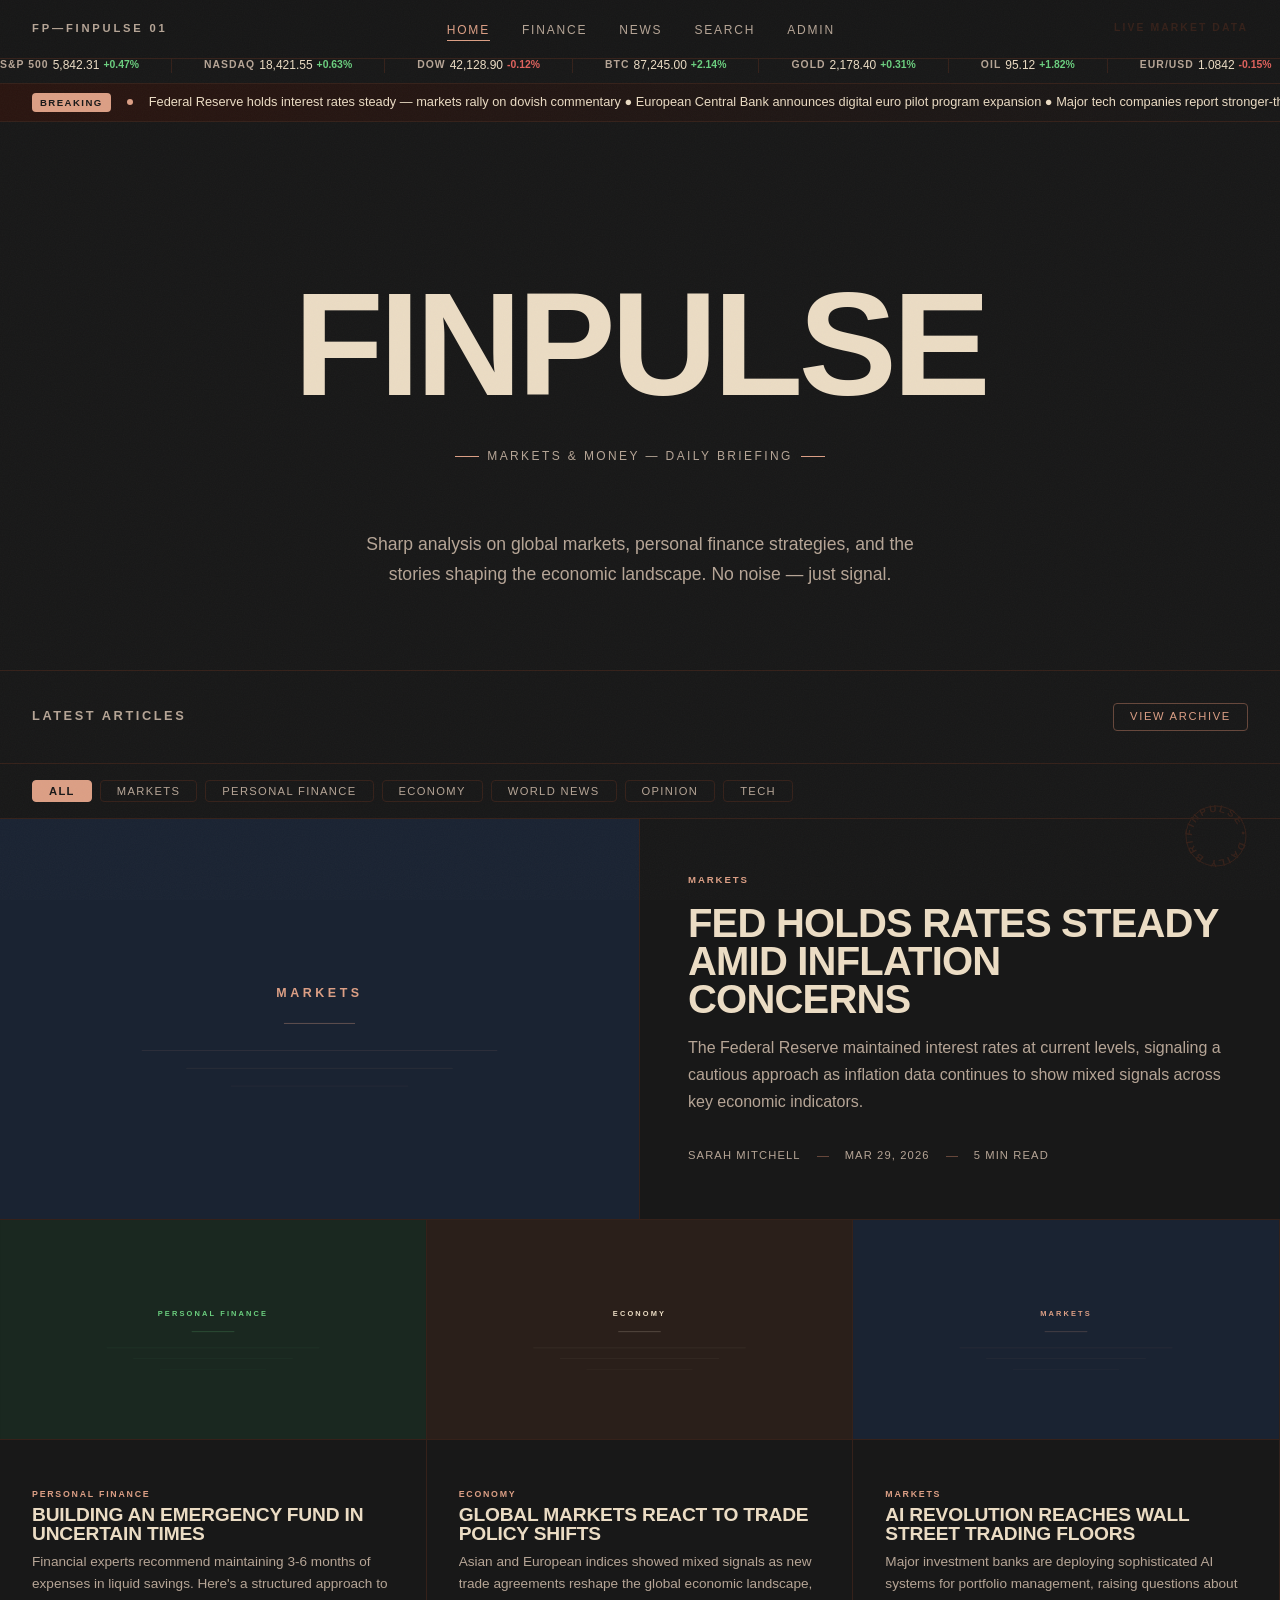
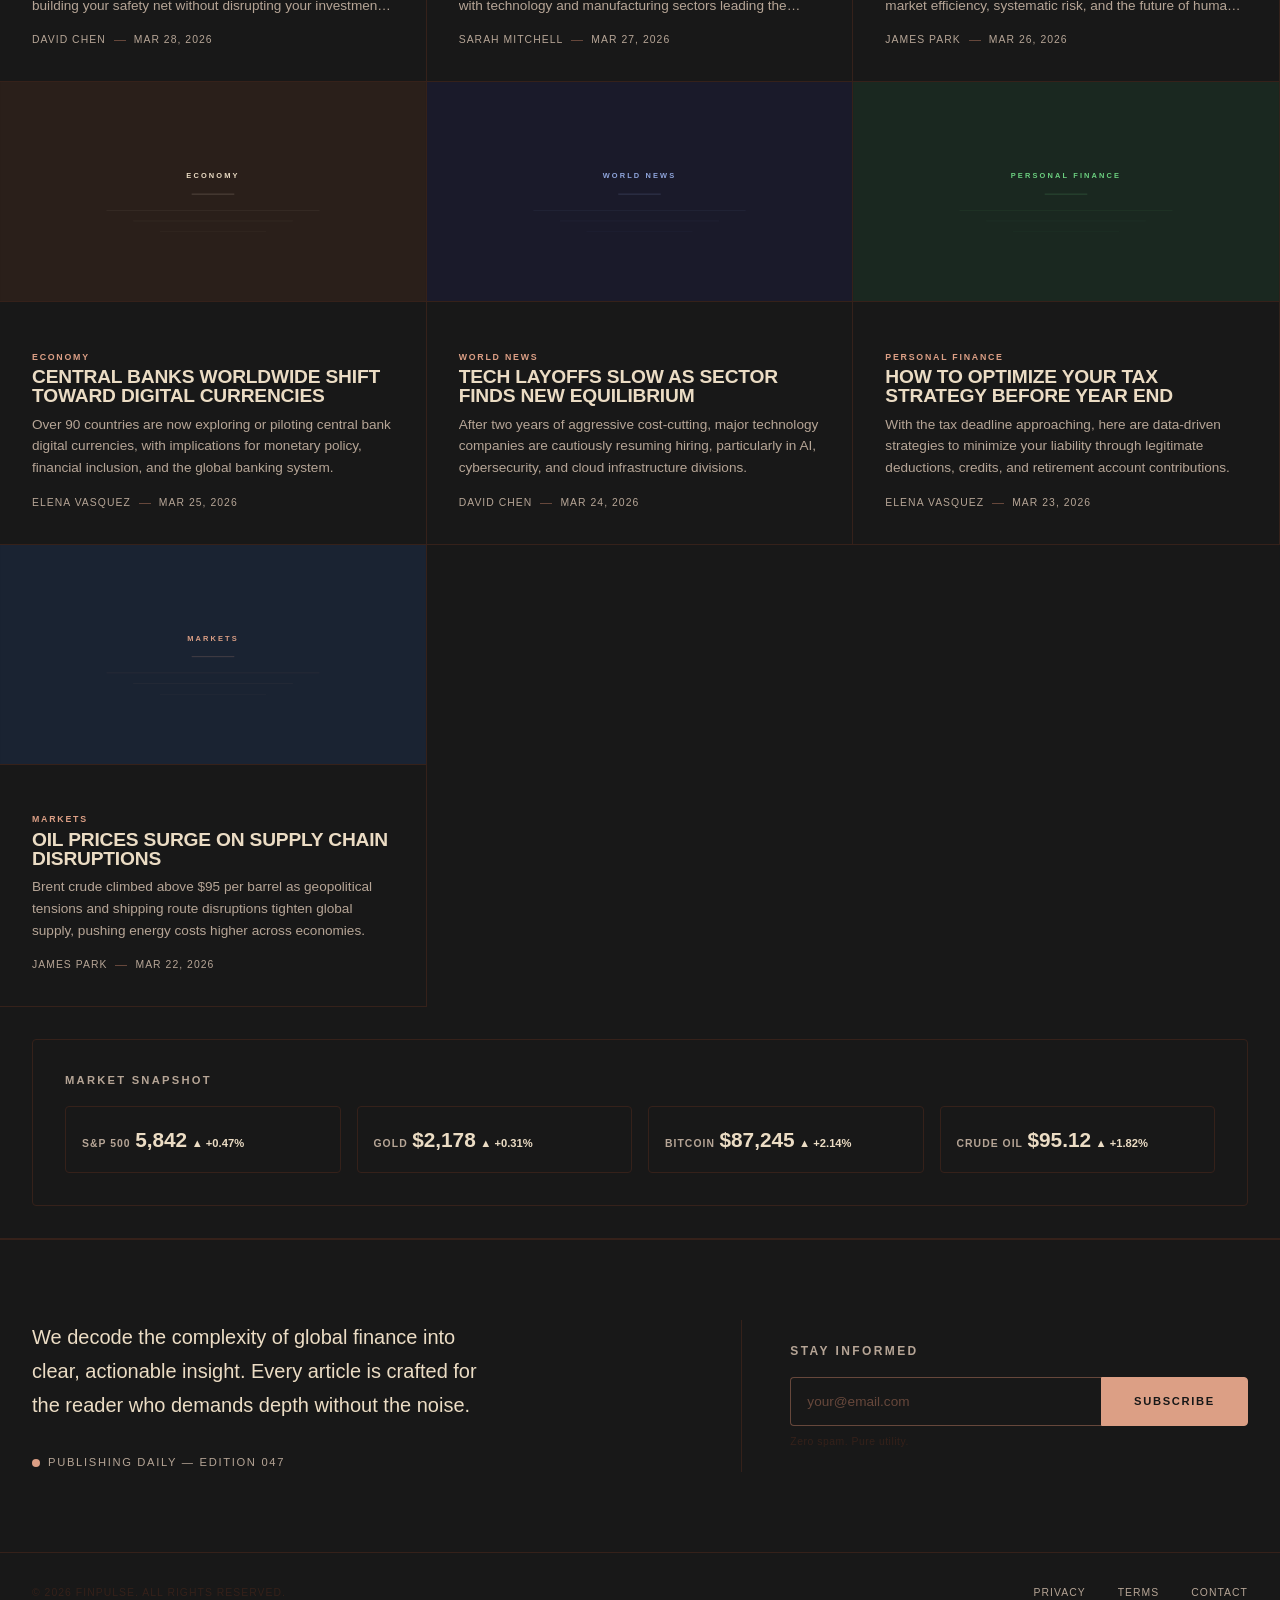
<file: index.html>
<!DOCTYPE html>
<html lang="en">
<head>
  <meta charset="UTF-8" />
  <meta name="viewport" content="width=device-width, initial-scale=1.0" />
  <title>FinPulse — Finance & Daily News</title>
  <meta name="description" content="Premium editorial coverage of financial markets, personal finance strategies, and breaking daily news. Stay informed with FinPulse." />
  <meta property="og:title" content="FinPulse — Finance & Daily News" />
  <meta property="og:description" content="Premium editorial coverage of financial markets, personal finance, and breaking news." />
  <meta property="og:type" content="website" />
  <link rel="stylesheet" href="style.css" />
</head>
<body>

  <!-- Navigation -->
  <nav class="nav" id="main-nav">
    <span class="nav__brand">FP—FINPULSE 01</span>
    <ul class="nav__links" id="nav-links">
      <li><a href="index.html" class="active">Home</a></li>
      <li><a href="index.html#articles">Finance</a></li>
      <li><a href="index.html#articles">News</a></li>
      <li><a href="#" id="search-btn">Search</a></li>
      <li><a href="admin-login.html">Admin</a></li>
    </ul>
    <span class="nav__status">LIVE MARKET DATA</span>
    <button class="nav__hamburger" id="nav-hamburger" aria-label="Toggle menu">
      <span></span>
      <span></span>
      <span></span>
    </button>
  </nav>

  <!-- Ticker Bar -->
  <div class="ticker-bar" id="ticker-bar" style="margin-top: 48px;"></div>

  <!-- Breaking News -->
  <div class="breaking-banner" id="breaking-news"></div>

  <!-- Hero Section -->
  <section class="hero">
    <div class="hero__headline">
      <span class="hero__headline-back" aria-hidden="true">FINPULSE</span>
      <h1 class="hero__headline-front">FINPULSE</h1>
    </div>
    <div class="hero__label">
      <span class="hero__label-line"></span>
      <span class="hero__label-text">Markets & Money — Daily Briefing</span>
      <span class="hero__label-line"></span>
    </div>
    <p class="hero__sub">
      Sharp analysis on global markets, personal finance strategies, and the stories shaping the economic landscape. No noise — just signal.
    </p>
  </section>

  <div class="divider"></div>

  <!-- Section Header -->
  <div class="section-header" id="articles">
    <span class="section-header__title">Latest Articles</span>
    <a href="#" class="section-header__action">View Archive</a>
  </div>

  <!-- Category Tabs -->
  <div class="category-tabs" id="category-tabs"></div>

  <!-- Articles Grid -->
  <div class="articles-grid" id="articles-grid"></div>

  <!-- Market Snapshot -->
  <div class="market-snapshot">
    <h2 class="market-snapshot__title">Market Snapshot</h2>
    <div class="market-snapshot__grid">
      <div class="market-item">
        <span class="market-item__name">S&P 500</span>
        <span class="market-item__value">5,842</span>
        <span class="market-item__change up">▲ +0.47%</span>
      </div>
      <div class="market-item">
        <span class="market-item__name">Gold</span>
        <span class="market-item__value">$2,178</span>
        <span class="market-item__change up">▲ +0.31%</span>
      </div>
      <div class="market-item">
        <span class="market-item__name">Bitcoin</span>
        <span class="market-item__value">$87,245</span>
        <span class="market-item__change up">▲ +2.14%</span>
      </div>
      <div class="market-item">
        <span class="market-item__name">Crude Oil</span>
        <span class="market-item__value">$95.12</span>
        <span class="market-item__change up">▲ +1.82%</span>
      </div>
    </div>
  </div>

  <div class="divider"></div>

  <!-- Bottom Grid — Statement + Newsletter -->
  <div class="bottom-grid">
    <div class="bottom-grid__statement">
      <p>
        We decode the complexity of global finance into clear, actionable insight.
        Every article is crafted for the reader who demands depth without the noise.
      </p>
      <div class="status-indicator">
        <span class="status-indicator__dot"></span>
        <span class="status-indicator__text">Publishing Daily — Edition 047</span>
      </div>
    </div>
    <div></div>
    <div class="bottom-grid__form">
      <h3 class="bottom-grid__form-title">Stay Informed</h3>
      <form class="newsletter-form" id="newsletter-form">
        <input type="email" placeholder="your@email.com" required />
        <button type="submit">Subscribe</button>
      </form>
      <p class="newsletter-caption">Zero spam. Pure utility.</p>
    </div>
  </div>

  <!-- Footer -->
  <footer class="footer">
    <span class="footer__copy">© 2026 FinPulse. All Rights Reserved.</span>
    <div class="footer__links">
      <a href="#">Privacy</a>
      <a href="#">Terms</a>
      <a href="#">Contact</a>
    </div>
  </footer>

  <!-- Search Overlay -->
  <div class="search-overlay" id="search-overlay">
    <button class="search-overlay__close" id="search-close">ESC — Close</button>
    <div class="search-overlay__inner">
      <input type="text" class="search-overlay__input" id="search-input" placeholder="Search..." autocomplete="off" />
      <div class="search-results" id="search-results"></div>
    </div>
  </div>

  <!-- Rotating Badge -->
  <div class="rotating-badge">
    <svg viewBox="0 0 64 64">
      <defs>
        <path id="badge-path" d="M 32,32 m -24,0 a 24,24 0 1,1 48,0 a 24,24 0 1,1 -48,0" fill="none" />
      </defs>
      <circle cx="32" cy="32" r="30" />
      <text>
        <textPath href="#badge-path">FINPULSE • DAILY BRIEFING • FINPULSE • DAILY BRIEFING •</textPath>
      </text>
    </svg>
  </div>

  <script src="data.js"></script>
  <script src="script.js"></script>
</body>
</html>
</file>
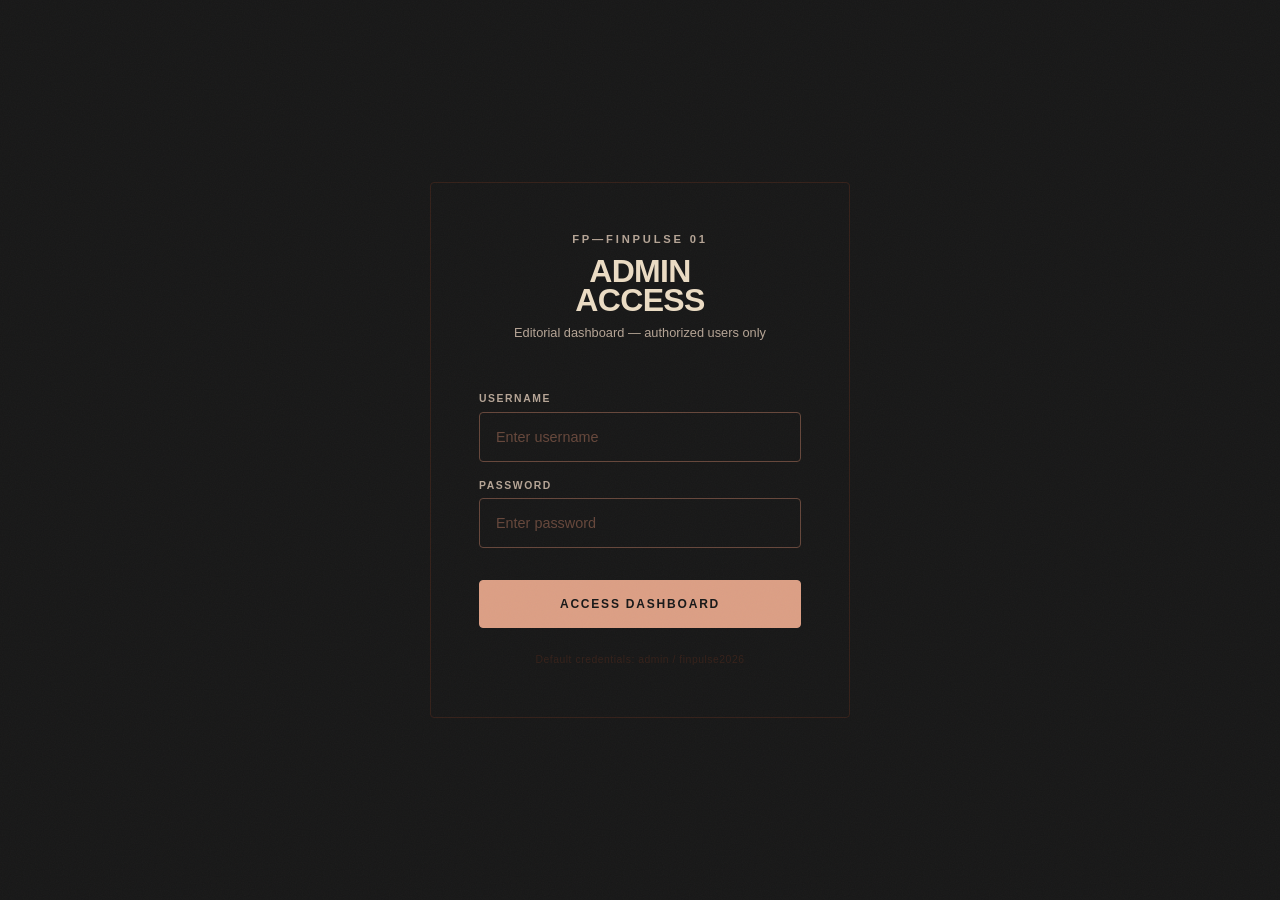
<file: admin-login.html>
<!DOCTYPE html>
<html lang="en">
<head>
  <meta charset="UTF-8" />
  <meta name="viewport" content="width=device-width, initial-scale=1.0" />
  <title>Admin Login — FinPulse</title>
  <meta name="description" content="Admin login for FinPulse editorial dashboard." />
  <link rel="stylesheet" href="style.css" />
</head>
<body>

  <div class="admin-login">
    <div class="admin-login__box">
      <div class="admin-login__header">
        <p class="admin-login__brand">FP—FINPULSE 01</p>
        <h1 class="admin-login__title">ADMIN<br/>ACCESS</h1>
        <p class="admin-login__subtitle">Editorial dashboard — authorized users only</p>
      </div>

      <form id="login-form">
        <div class="form-group">
          <label class="form-label" for="login-username">Username</label>
          <input class="form-input" type="text" id="login-username" placeholder="Enter username" required autocomplete="username" />
        </div>

        <div class="form-group">
          <label class="form-label" for="login-password">Password</label>
          <input class="form-input" type="password" id="login-password" placeholder="Enter password" required autocomplete="current-password" />
        </div>

        <p class="form-error" id="login-error">Invalid credentials. Please try again.</p>

        <button type="submit" class="btn-primary">Access Dashboard</button>
      </form>

      <p style="margin-top: 1.5rem; text-align: center; font-size: 0.65rem; color: var(--burnt-umber); letter-spacing: 0.05em;">
        Default credentials: admin / finpulse2026
      </p>
    </div>
  </div>

  <script>
    (function () {
      'use strict';

      // Default admin credentials (in real app, use proper auth)
      const ADMIN_USER = 'admin';
      const ADMIN_PASS = 'finpulse2026';

      // Check if already logged in
      if (localStorage.getItem('fp_admin_auth') === 'true') {
        window.location.href = 'admin.html';
        return;
      }

      const form = document.getElementById('login-form');
      const errorEl = document.getElementById('login-error');

      form.addEventListener('submit', (e) => {
        e.preventDefault();

        const username = document.getElementById('login-username').value.trim();
        const password = document.getElementById('login-password').value;

        if (username === ADMIN_USER && password === ADMIN_PASS) {
          localStorage.setItem('fp_admin_auth', 'true');
          localStorage.setItem('fp_admin_user', username);
          window.location.href = 'admin.html';
        } else {
          errorEl.classList.add('visible');
          setTimeout(() => errorEl.classList.remove('visible'), 3000);
        }
      });
    })();
  </script>
</body>
</html>
</file>
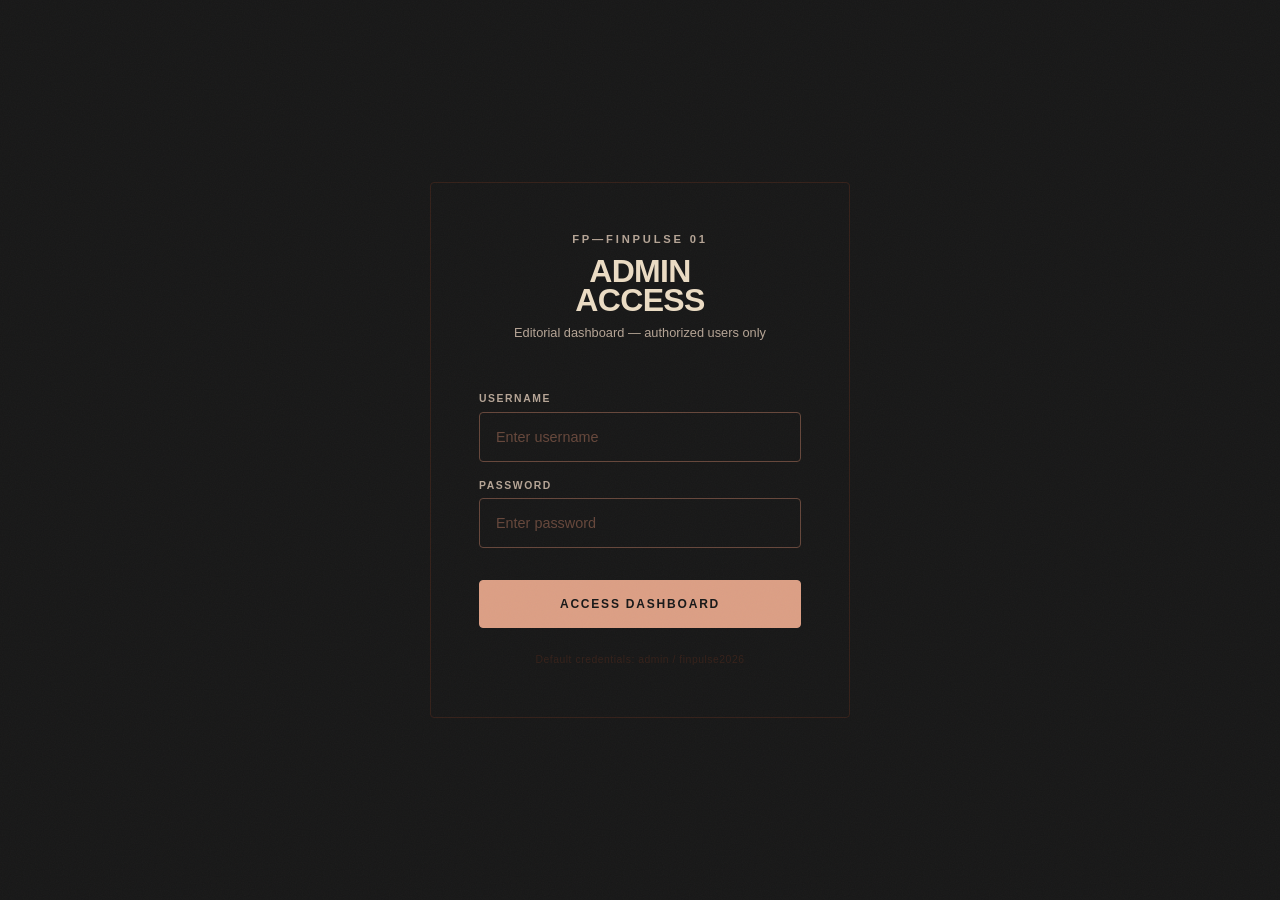
<file: admin.html>
<!DOCTYPE html>
<html lang="en">
<head>
  <meta charset="UTF-8" />
  <meta name="viewport" content="width=device-width, initial-scale=1.0" />
  <title>Dashboard — FinPulse Admin</title>
  <meta name="description" content="FinPulse editorial dashboard for managing articles." />
  <link rel="stylesheet" href="style.css" />
</head>
<body>

  <div class="admin-wrapper" id="admin-wrapper">

    <!-- Sidebar -->
    <aside class="admin-sidebar">
      <span class="admin-sidebar__brand">FP—FINPULSE</span>
      <span class="admin-sidebar__label">Admin Dashboard</span>
      <ul class="admin-nav" id="admin-nav">
        <li class="admin-nav__item active" data-panel="overview">Overview</li>
        <li class="admin-nav__item" data-panel="articles">All Articles</li>
        <li class="admin-nav__item" data-panel="editor">New Article</li>
      </ul>
      <button class="admin-sidebar__logout" id="admin-logout">Logout</button>
    </aside>

    <!-- Main Content -->
    <main class="admin-main">

      <!-- Overview Panel -->
      <div class="editor-panel active" id="panel-overview">
        <div class="admin-main__header">
          <h1 class="admin-main__title">Overview</h1>
          <button class="btn-accent" onclick="switchPanel('editor')">+ New Article</button>
        </div>

        <div class="stats-grid" id="stats-grid">
          <!-- Populated by JS -->
        </div>

        <div class="section-header" style="padding-left: 0;">
          <span class="section-header__title">Recent Articles</span>
        </div>
        <table class="admin-table" id="recent-table">
          <thead>
            <tr>
              <th>Title</th>
              <th>Category</th>
              <th>Date</th>
              <th>Status</th>
              <th>Actions</th>
            </tr>
          </thead>
          <tbody id="recent-tbody">
            <!-- Populated by JS -->
          </tbody>
        </table>
      </div>

      <!-- Articles Panel -->
      <div class="editor-panel" id="panel-articles">
        <div class="admin-main__header">
          <h1 class="admin-main__title">All Articles</h1>
          <button class="btn-accent" onclick="switchPanel('editor')">+ New Article</button>
        </div>

        <table class="admin-table">
          <thead>
            <tr>
              <th>Title</th>
              <th>Category</th>
              <th>Author</th>
              <th>Date</th>
              <th>Status</th>
              <th>Actions</th>
            </tr>
          </thead>
          <tbody id="all-articles-tbody">
            <!-- Populated by JS -->
          </tbody>
        </table>
      </div>

      <!-- Editor Panel -->
      <div class="editor-panel" id="panel-editor">
        <div class="admin-main__header">
          <h1 class="admin-main__title" id="editor-title">New Article</h1>
        </div>

        <form class="editor-panel__form" id="article-form">
          <input type="hidden" id="edit-id" value="" />

          <div class="form-group">
            <label class="form-label" for="article-title">Article Title</label>
            <input class="form-input" type="text" id="article-title" placeholder="Enter headline..." required />
          </div>

          <div class="form-row">
            <div class="form-group">
              <label class="form-label" for="article-category">Category</label>
              <select class="form-select" id="article-category" required>
                <option value="">Select category</option>
                <option value="Markets">Markets</option>
                <option value="Personal Finance">Personal Finance</option>
                <option value="Economy">Economy</option>
                <option value="World News">World News</option>
                <option value="Opinion">Opinion</option>
                <option value="Tech">Tech</option>
              </select>
            </div>
            <div class="form-group">
              <label class="form-label" for="article-author">Author</label>
              <input class="form-input" type="text" id="article-author" placeholder="Author name" required />
            </div>
          </div>

          <div class="form-group">
            <label class="form-label" for="article-excerpt">Excerpt</label>
            <input class="form-input" type="text" id="article-excerpt" placeholder="Brief summary for article cards..." required />
          </div>

          <div class="form-group">
            <label class="form-label" for="article-image">Image URL (optional)</label>
            <input class="form-input" type="url" id="article-image" placeholder="https://example.com/image.jpg" />
          </div>

          <div class="form-group">
            <label class="form-label" for="article-body">Article Body (HTML supported)</label>
            <textarea class="form-textarea" id="article-body" placeholder="Write your article content here... HTML tags like <p>, <h2>, <h3>, <blockquote>, <ul> are supported." required></textarea>
          </div>

          <div class="editor-actions">
            <button type="submit" class="btn-accent" id="publish-btn">Publish Article</button>
            <button type="button" class="btn-outline" id="draft-btn">Save as Draft</button>
            <button type="button" class="btn-outline" id="cancel-btn">Cancel</button>
          </div>
        </form>
      </div>

    </main>
  </div>

  <div class="toast" id="toast"></div>

  <script src="data.js"></script>
  <script>
    (function () {
      'use strict';

      // --- Auth Guard ---
      if (localStorage.getItem('fp_admin_auth') !== 'true') {
        window.location.href = 'admin-login.html';
        return;
      }

      // --- State ---
      let articles = [];
      let editingId = null;

      // --- Init ---
      loadArticles();
      renderOverview();
      renderAllArticles();
      initNav();
      initForm();
      initLogout();

      // --- Load ---
      function loadArticles() {
        const stored = JSON.parse(localStorage.getItem('blog_articles') || '[]');
        articles = stored.length > 0 ? stored : [...SAMPLE_ARTICLES];
      }

      function saveArticles() {
        localStorage.setItem('blog_articles', JSON.stringify(articles));
      }

      // --- Nav ---
      function initNav() {
        document.getElementById('admin-nav').addEventListener('click', (e) => {
          const item = e.target.closest('.admin-nav__item');
          if (!item) return;
          switchPanel(item.dataset.panel);
        });
      }

      window.switchPanel = function (panelName) {
        // Update nav
        document.querySelectorAll('.admin-nav__item').forEach(el => el.classList.remove('active'));
        const navItem = document.querySelector(`[data-panel="${panelName}"]`);
        if (navItem) navItem.classList.add('active');

        // Update panels
        document.querySelectorAll('.editor-panel').forEach(el => el.classList.remove('active'));
        document.getElementById(`panel-${panelName}`).classList.add('active');

        // If switching to editor for new article, reset form
        if (panelName === 'editor' && !editingId) {
          resetForm();
          document.getElementById('editor-title').textContent = 'New Article';
        }

        // Refresh lists
        if (panelName === 'overview') renderOverview();
        if (panelName === 'articles') renderAllArticles();
      };

      // --- Overview ---
      function renderOverview() {
        const published = articles.filter(a => a.status === 'published').length;
        const drafts = articles.filter(a => a.status === 'draft').length;
        const total = articles.length;
        const categories = [...new Set(articles.map(a => a.category))].length;

        document.getElementById('stats-grid').innerHTML = `
          <div class="stat-card">
            <span class="stat-card__label">Total Articles</span>
            <span class="stat-card__value">${total}</span>
          </div>
          <div class="stat-card">
            <span class="stat-card__label">Published</span>
            <span class="stat-card__value">${published}</span>
            <span class="stat-card__sub">Live on site</span>
          </div>
          <div class="stat-card">
            <span class="stat-card__label">Drafts</span>
            <span class="stat-card__value">${drafts}</span>
            <span class="stat-card__sub">Pending review</span>
          </div>
          <div class="stat-card">
            <span class="stat-card__label">Categories</span>
            <span class="stat-card__value">${categories}</span>
          </div>
        `;

        // Recent articles (last 5)
        const recent = [...articles].sort((a, b) => new Date(b.date) - new Date(a.date)).slice(0, 5);
        document.getElementById('recent-tbody').innerHTML = recent.map(a => articleRow(a, false)).join('');
      }

      // --- All Articles ---
      function renderAllArticles() {
        const sorted = [...articles].sort((a, b) => new Date(b.date) - new Date(a.date));
        document.getElementById('all-articles-tbody').innerHTML = sorted.map(a => articleRow(a, true)).join('');
      }

      function articleRow(article, showAuthor) {
        const statusClass = article.status === 'published' ? 'published' : 'draft';
        return `
          <tr>
            <td style="font-weight: 500; max-width: 300px; overflow: hidden; text-overflow: ellipsis; white-space: nowrap;">${article.title}</td>
            <td><span style="color: var(--accent); font-size: 0.75rem; font-weight: 500; text-transform: uppercase; letter-spacing: 0.1em;">${article.category}</span></td>
            ${showAuthor ? `<td style="color: var(--text-secondary);">${article.author}</td>` : ''}
            <td style="color: var(--text-secondary); white-space: nowrap;">${formatDate(article.date)}</td>
            <td><span class="admin-table__status ${statusClass}">${article.status}</span></td>
            <td>
              <div class="admin-table__actions">
                <button onclick="editArticle(${article.id})">Edit</button>
                ${article.status === 'draft' ? `<button onclick="publishArticle(${article.id})">Publish</button>` : ''}
                <button class="delete" onclick="deleteArticle(${article.id})">Delete</button>
              </div>
            </td>
          </tr>
        `;
      }

      // --- Form ---
      function initForm() {
        const form = document.getElementById('article-form');
        const draftBtn = document.getElementById('draft-btn');
        const cancelBtn = document.getElementById('cancel-btn');

        form.addEventListener('submit', (e) => {
          e.preventDefault();
          saveArticle('published');
        });

        draftBtn.addEventListener('click', () => {
          if (validateForm()) {
            saveArticle('draft');
          }
        });

        cancelBtn.addEventListener('click', () => {
          editingId = null;
          resetForm();
          switchPanel('articles');
        });
      }

      function validateForm() {
        const title = document.getElementById('article-title').value.trim();
        const category = document.getElementById('article-category').value;
        const author = document.getElementById('article-author').value.trim();
        const body = document.getElementById('article-body').value.trim();
        return title && category && author && body;
      }

      function saveArticle(status) {
        const title = document.getElementById('article-title').value.trim();
        const category = document.getElementById('article-category').value;
        const author = document.getElementById('article-author').value.trim();
        const excerpt = document.getElementById('article-excerpt').value.trim();
        const image = document.getElementById('article-image').value.trim();
        const body = document.getElementById('article-body').value.trim();

        // Estimate read time
        const wordCount = body.split(/\s+/).length;
        const readTime = Math.max(1, Math.ceil(wordCount / 200)) + ' min';

        if (editingId) {
          // Update existing
          const idx = articles.findIndex(a => a.id === editingId);
          if (idx > -1) {
            articles[idx] = {
              ...articles[idx],
              title,
              category,
              author,
              excerpt,
              image,
              body: formatBody(body),
              readTime,
              status
            };
          }
          showToast('Article updated successfully');
        } else {
          // Create new
          const newId = articles.length > 0 ? Math.max(...articles.map(a => a.id)) + 1 : 1;
          const today = new Date().toISOString().split('T')[0];

          articles.unshift({
            id: newId,
            title,
            category,
            author,
            excerpt,
            image,
            body: formatBody(body),
            date: today,
            readTime,
            status,
            featured: false
          });
          showToast(status === 'published' ? 'Article published!' : 'Draft saved');
        }

        saveArticles();
        editingId = null;
        resetForm();
        switchPanel('articles');
      }

      function formatBody(text) {
        // If it already contains HTML tags, return as-is
        if (text.includes('<p>') || text.includes('<h2>') || text.includes('<h3>')) {
          return text;
        }
        // Wrap paragraphs
        return text.split('\n\n').map(p => `<p>${p.trim()}</p>`).join('\n');
      }

      function resetForm() {
        document.getElementById('article-form').reset();
        document.getElementById('edit-id').value = '';
        editingId = null;
      }

      // --- Actions ---
      window.editArticle = function (id) {
        const article = articles.find(a => a.id === id);
        if (!article) return;

        editingId = id;

        document.getElementById('editor-title').textContent = 'Edit Article';
        document.getElementById('edit-id').value = id;
        document.getElementById('article-title').value = article.title;
        document.getElementById('article-category').value = article.category;
        document.getElementById('article-author').value = article.author;
        document.getElementById('article-excerpt').value = article.excerpt || '';
        document.getElementById('article-image').value = article.image || '';
        document.getElementById('article-body').value = article.body;

        switchPanel('editor');
      };

      window.publishArticle = function (id) {
        const idx = articles.findIndex(a => a.id === id);
        if (idx > -1) {
          articles[idx].status = 'published';
          saveArticles();
          renderOverview();
          renderAllArticles();
          showToast('Article published!');
        }
      };

      window.deleteArticle = function (id) {
        if (!confirm('Are you sure you want to delete this article?')) return;
        articles = articles.filter(a => a.id !== id);
        saveArticles();
        renderOverview();
        renderAllArticles();
        showToast('Article deleted');
      };

      // --- Logout ---
      function initLogout() {
        document.getElementById('admin-logout').addEventListener('click', () => {
          localStorage.removeItem('fp_admin_auth');
          localStorage.removeItem('fp_admin_user');
          window.location.href = 'admin-login.html';
        });
      }

      // --- Helpers ---
      function formatDate(dateStr) {
        const d = new Date(dateStr);
        return d.toLocaleDateString('en-US', { month: 'short', day: 'numeric', year: 'numeric' });
      }

      function showToast(message) {
        let toast = document.getElementById('toast');
        if (!toast) {
          toast = document.createElement('div');
          toast.id = 'toast';
          toast.className = 'toast';
          document.body.appendChild(toast);
        }
        toast.textContent = message;
        toast.classList.add('visible');
        setTimeout(() => toast.classList.remove('visible'), 3000);
      }

    })();
  </script>
</body>
</html>
</file>
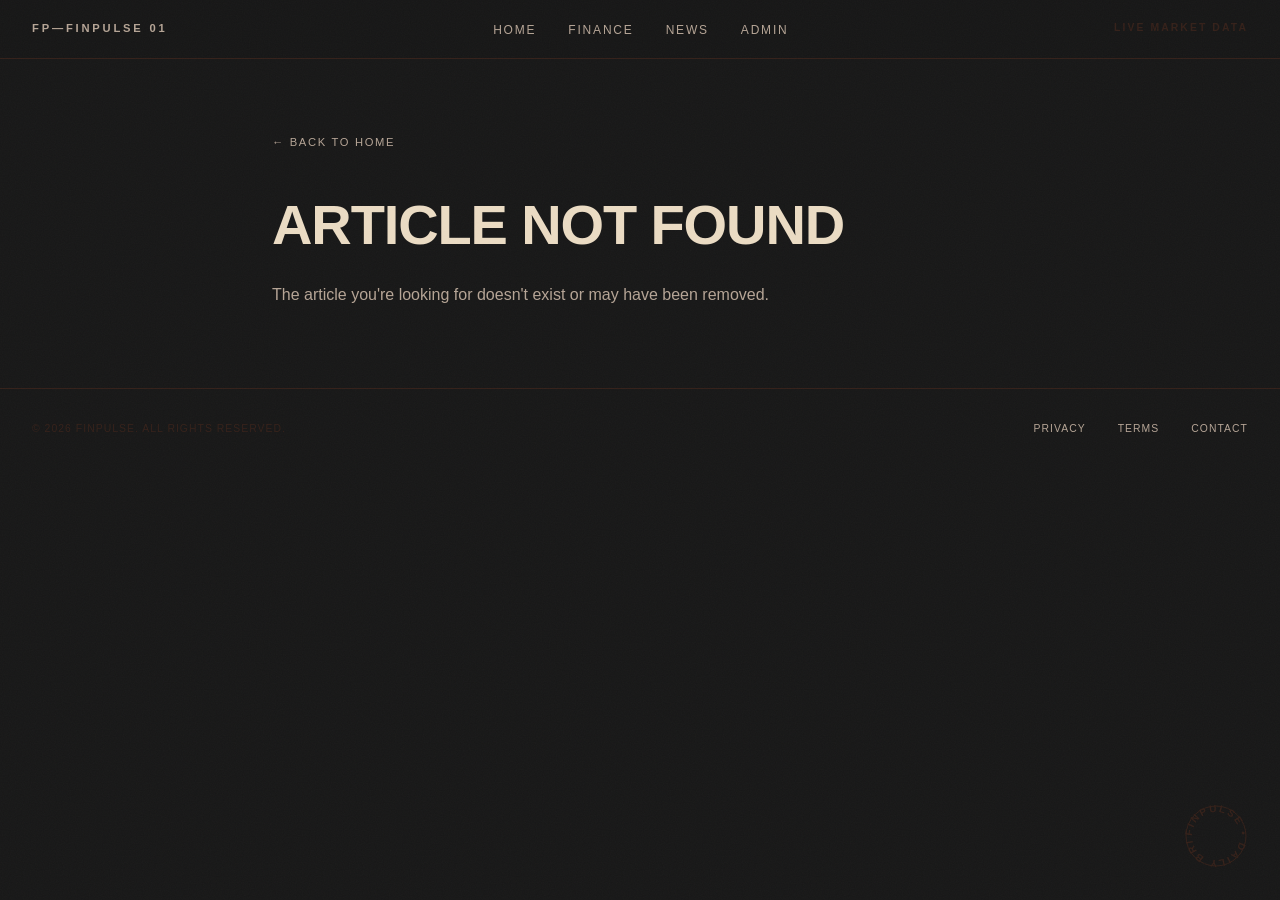
<file: article.html>
<!DOCTYPE html>
<html lang="en">
<head>
  <meta charset="UTF-8" />
  <meta name="viewport" content="width=device-width, initial-scale=1.0" />
  <title>Article — FinPulse</title>
  <meta name="description" content="Read the full article on FinPulse." />
  <link rel="stylesheet" href="style.css" />
</head>
<body>

  <!-- Navigation -->
  <nav class="nav" id="main-nav">
    <span class="nav__brand">FP—FINPULSE 01</span>
    <ul class="nav__links" id="nav-links">
      <li><a href="index.html">Home</a></li>
      <li><a href="index.html#articles">Finance</a></li>
      <li><a href="index.html#articles">News</a></li>
      <li><a href="admin-login.html">Admin</a></li>
    </ul>
    <span class="nav__status">LIVE MARKET DATA</span>
    <button class="nav__hamburger" id="nav-hamburger" aria-label="Toggle menu">
      <span></span>
      <span></span>
      <span></span>
    </button>
  </nav>

  <!-- Article Content -->
  <article class="article-page" id="article-page">
    <!-- Populated by JS -->
  </article>

  <!-- Footer -->
  <footer class="footer">
    <span class="footer__copy">© 2026 FinPulse. All Rights Reserved.</span>
    <div class="footer__links">
      <a href="#">Privacy</a>
      <a href="#">Terms</a>
      <a href="#">Contact</a>
    </div>
  </footer>

  <!-- Rotating Badge -->
  <div class="rotating-badge">
    <svg viewBox="0 0 64 64">
      <defs>
        <path id="badge-path" d="M 32,32 m -24,0 a 24,24 0 1,1 48,0 a 24,24 0 1,1 -48,0" fill="none" />
      </defs>
      <circle cx="32" cy="32" r="30" />
      <text>
        <textPath href="#badge-path">FINPULSE • DAILY BRIEFING • FINPULSE • DAILY BRIEFING •</textPath>
      </text>
    </svg>
  </div>

  <script src="data.js"></script>
  <script>
    (function () {
      'use strict';

      document.addEventListener('DOMContentLoaded', () => {
        const params = new URLSearchParams(window.location.search);
        const articleId = parseInt(params.get('id'));

        // Load articles
        const stored = JSON.parse(localStorage.getItem('blog_articles') || '[]');
        const articles = stored.length > 0 ? stored : SAMPLE_ARTICLES;
        const article = articles.find(a => a.id === articleId);

        const container = document.getElementById('article-page');

        if (!article) {
          container.innerHTML = `
            <a href="index.html" class="article-page__back">← Back to Home</a>
            <h1 class="article-page__title">Article Not Found</h1>
            <p style="color: var(--text-secondary); margin-top: 1rem;">The article you're looking for doesn't exist or may have been removed.</p>
          `;
          return;
        }

        // Update page title
        document.title = `${article.title} — FinPulse`;
        document.querySelector('meta[name="description"]').setAttribute('content', article.excerpt);

        container.innerHTML = `
          <a href="index.html" class="article-page__back">← Back to Home</a>
          <span class="article-page__category">${article.category}</span>
          <h1 class="article-page__title">${article.title}</h1>
          <div class="article-page__meta">
            <span>${article.author}</span>
            <span class="article-card__meta-divider"></span>
            <span>${formatDate(article.date)}</span>
            <span class="article-card__meta-divider"></span>
            <span>${article.readTime} read</span>
          </div>
          <div class="article-page__body">
            ${article.body}
          </div>
          <div class="article-page__share">
            <span class="article-page__share-label">Share</span>
            <button class="share-btn" onclick="shareArticle('twitter')" title="Share on Twitter">𝕏</button>
            <button class="share-btn" onclick="shareArticle('linkedin')" title="Share on LinkedIn">in</button>
            <button class="share-btn" onclick="shareArticle('copy')" title="Copy link">⎘</button>
          </div>
        `;

        // Mobile nav
        const hamburger = document.getElementById('nav-hamburger');
        const links = document.getElementById('nav-links');
        if (hamburger && links) {
          hamburger.addEventListener('click', () => {
            links.classList.toggle('mobile-open');
          });
        }
      });

      function formatDate(dateStr) {
        const d = new Date(dateStr);
        return d.toLocaleDateString('en-US', { month: 'short', day: 'numeric', year: 'numeric' });
      }

      window.shareArticle = function (platform) {
        const url = window.location.href;
        const title = document.title;

        switch (platform) {
          case 'twitter':
            window.open(`https://twitter.com/intent/tweet?text=${encodeURIComponent(title)}&url=${encodeURIComponent(url)}`, '_blank');
            break;
          case 'linkedin':
            window.open(`https://www.linkedin.com/sharing/share-offsite/?url=${encodeURIComponent(url)}`, '_blank');
            break;
          case 'copy':
            navigator.clipboard.writeText(url).then(() => {
              if (window.showToast) {
                window.showToast('Link copied to clipboard');
              } else {
                alert('Link copied!');
              }
            });
            break;
        }
      };
    })();
  </script>
</body>
</html>
</file>
<file: style.css>
/* ============================================
   FINANCE & NEWS BLOG — CINEMATIC EDITORIAL
   ============================================ */

/* --- Google Fonts Import --- */
@import url('https://api.fontshare.com/v2/css?f[]=clash-grotesk@700,600&f[]=general-sans@300,400,500,600,700&display=swap');

/* --- Design Tokens --- */
:root {
  /* Colors */
  --bg-primary: #181818;
  --bg-card: #1e1e1e;
  --text-primary: #EBDCC4;
  --text-secondary: #B6A596;
  --accent: #DC9F85;
  --border: #66473B;
  --border-dark: #35211A;
  --burnt-umber: #35211A;
  --deep-earth: #66473B;

  /* Typography */
  --font-display: 'Clash Grotesk', 'Arial Black', sans-serif;
  --font-body: 'General Sans', 'Helvetica Neue', sans-serif;

  /* Spacing */
  --space-xs: 0.25rem;
  --space-sm: 0.5rem;
  --space-md: 1rem;
  --space-lg: 2rem;
  --space-xl: 3rem;
  --space-2xl: 5rem;

  /* Radius */
  --radius: 4px;
}

/* --- Reset --- */
*, *::before, *::after {
  margin: 0;
  padding: 0;
  box-sizing: border-box;
}

html {
  scroll-behavior: smooth;
  font-size: 16px;
}

body {
  font-family: var(--font-body);
  background: var(--bg-primary);
  color: var(--text-primary);
  font-weight: 300;
  line-height: 1.6;
  overflow-x: hidden;
  min-height: 100vh;
}

/* --- Noise Overlay --- */
body::before {
  content: '';
  position: fixed;
  top: 0;
  left: 0;
  width: 100%;
  height: 100%;
  pointer-events: none;
  z-index: 9999;
  opacity: 0.03;
  background-image: url("data:image/svg+xml,%3Csvg xmlns='http://www.w3.org/2000/svg' width='300' height='300'%3E%3Cfilter id='n'%3E%3CfeTurbulence type='fractalNoise' baseFrequency='0.85' numOctaves='4' stitchTiles='stitch'/%3E%3C/filter%3E%3Crect width='100%25' height='100%25' filter='url(%23n)'/%3E%3C/svg%3E");
}

/* --- Links --- */
a {
  color: var(--accent);
  text-decoration: none;
  transition: color 0.3s ease;
}

a:hover {
  color: var(--text-primary);
}

/* --- Selection --- */
::selection {
  background: var(--accent);
  color: var(--bg-primary);
}

/* ============================================
   NAVIGATION
   ============================================ */
.nav {
  position: fixed;
  top: 0;
  left: 0;
  right: 0;
  z-index: 1000;
  display: flex;
  align-items: center;
  justify-content: space-between;
  padding: var(--space-md) var(--space-lg);
  background: rgba(24, 24, 24, 0.92);
  backdrop-filter: blur(8px);
  border-bottom: 1px solid var(--border-dark);
}

.nav__brand {
  font-family: var(--font-display);
  font-size: 0.7rem;
  font-weight: 700;
  text-transform: uppercase;
  letter-spacing: 0.25em;
  color: var(--text-secondary);
}

.nav__links {
  display: flex;
  align-items: center;
  gap: var(--space-lg);
  list-style: none;
}

.nav__links a {
  font-family: var(--font-body);
  font-size: 0.75rem;
  font-weight: 500;
  text-transform: uppercase;
  letter-spacing: 0.15em;
  color: var(--text-secondary);
  position: relative;
  padding-bottom: 2px;
}

.nav__links a::after {
  content: '';
  position: absolute;
  bottom: -2px;
  left: 0;
  width: 0;
  height: 1px;
  background: var(--accent);
  transition: width 0.3s ease;
}

.nav__links a:hover {
  color: var(--text-primary);
}

.nav__links a:hover::after {
  width: 100%;
}

.nav__links a.active {
  color: var(--accent);
}

.nav__links a.active::after {
  width: 100%;
}

.nav__status {
  font-size: 0.65rem;
  font-weight: 600;
  text-transform: uppercase;
  letter-spacing: 0.2em;
  color: var(--burnt-umber);
}

.nav__hamburger {
  display: none;
  flex-direction: column;
  gap: 5px;
  cursor: pointer;
  background: none;
  border: none;
  padding: 4px;
}

.nav__hamburger span {
  display: block;
  width: 22px;
  height: 1.5px;
  background: var(--text-secondary);
  transition: all 0.3s ease;
}

/* ============================================
   HERO SECTION
   ============================================ */
.hero {
  padding: 10rem var(--space-lg) var(--space-2xl);
  text-align: center;
  position: relative;
  overflow: hidden;
}

.hero__label {
  display: inline-flex;
  align-items: center;
  gap: var(--space-sm);
  margin-bottom: var(--space-lg);
}

.hero__label-line {
  display: inline-block;
  width: 24px;
  height: 1px;
  background: var(--accent);
}

.hero__label-text {
  font-size: 0.75rem;
  font-weight: 500;
  text-transform: uppercase;
  letter-spacing: 0.2em;
  color: var(--text-secondary);
}

.hero__headline {
  position: relative;
  display: block;
  margin-bottom: var(--space-lg);
}

.hero__headline-back,
.hero__headline-front {
  font-family: var(--font-display);
  font-size: 11.5vw;
  font-weight: 700;
  text-transform: uppercase;
  letter-spacing: -0.03em;
  line-height: 0.85;
}

.hero__headline-back {
  display: none;
}

.hero__headline-front {
  position: relative;
  color: var(--text-primary);
  z-index: 1;
}

.hero__sub {
  margin-top: var(--space-lg);
  font-size: 1.1rem;
  font-weight: 300;
  color: var(--text-secondary);
  max-width: 600px;
  margin-left: auto;
  margin-right: auto;
  line-height: 1.7;
}

/* ============================================
   DIVIDER
   ============================================ */
.divider {
  width: 100%;
  height: 1px;
  background: var(--border-dark);
}

/* ============================================
   SECTION HEADERS
   ============================================ */
.section-header {
  display: flex;
  align-items: center;
  justify-content: space-between;
  padding: var(--space-lg);
  border-bottom: 1px solid var(--border-dark);
}

.section-header__title {
  font-family: var(--font-display);
  font-size: 0.8rem;
  font-weight: 700;
  text-transform: uppercase;
  letter-spacing: 0.2em;
  color: var(--text-secondary);
}

.section-header__action {
  font-size: 0.7rem;
  font-weight: 500;
  text-transform: uppercase;
  letter-spacing: 0.15em;
  color: var(--accent);
  border: 1px solid var(--border);
  padding: var(--space-xs) var(--space-md);
  border-radius: var(--radius);
  transition: all 0.3s ease;
}

.section-header__action:hover {
  background: var(--accent);
  color: var(--bg-primary);
}

/* ============================================
   CATEGORY TABS
   ============================================ */
.category-tabs {
  display: flex;
  gap: var(--space-sm);
  padding: var(--space-md) var(--space-lg);
  border-bottom: 1px solid var(--border-dark);
  overflow-x: auto;
  scrollbar-width: none;
}

.category-tabs::-webkit-scrollbar {
  display: none;
}

.category-tab {
  font-family: var(--font-body);
  font-size: 0.7rem;
  font-weight: 500;
  text-transform: uppercase;
  letter-spacing: 0.12em;
  color: var(--text-secondary);
  background: transparent;
  border: 1px solid var(--border-dark);
  padding: var(--space-xs) var(--space-md);
  border-radius: var(--radius);
  cursor: pointer;
  white-space: nowrap;
  transition: all 0.3s ease;
}

.category-tab:hover {
  border-color: var(--border);
  color: var(--text-primary);
}

.category-tab.active {
  background: var(--accent);
  color: var(--bg-primary);
  border-color: var(--accent);
  font-weight: 600;
}

/* ============================================
   BREAKING NEWS BANNER
   ============================================ */
.breaking-banner {
  display: flex;
  align-items: center;
  gap: var(--space-md);
  padding: var(--space-sm) var(--space-lg);
  background: linear-gradient(90deg, #2a1510, #181818);
  border-bottom: 1px solid var(--border-dark);
  overflow: hidden;
}

.breaking-banner__tag {
  font-family: var(--font-display);
  font-size: 0.6rem;
  font-weight: 700;
  text-transform: uppercase;
  letter-spacing: 0.15em;
  color: var(--bg-primary);
  background: var(--accent);
  padding: 2px 8px;
  border-radius: var(--radius);
  white-space: nowrap;
  flex-shrink: 0;
}

.breaking-banner__dot {
  width: 6px;
  height: 6px;
  background: var(--accent);
  border-radius: 50%;
  animation: pulse 2s ease-in-out infinite;
  flex-shrink: 0;
}

@keyframes pulse {
  0%, 100% { opacity: 1; }
  50% { opacity: 0.3; }
}

.breaking-banner__text {
  font-size: 0.8rem;
  font-weight: 400;
  color: var(--text-primary);
  white-space: nowrap;
  animation: scroll-text 20s linear infinite;
}

@keyframes scroll-text {
  0% { transform: translateX(0); }
  100% { transform: translateX(-50%); }
}

/* ============================================
   TICKER BAR
   ============================================ */
.ticker-bar {
  display: flex;
  align-items: center;
  padding: var(--space-sm) 0;
  border-bottom: 1px solid var(--border-dark);
  overflow: hidden;
  background: rgba(24, 24, 24, 0.6);
}

.ticker-bar__track {
  display: flex;
  align-items: center;
  gap: var(--space-lg);
  animation: ticker-scroll 30s linear infinite;
  white-space: nowrap;
}

@keyframes ticker-scroll {
  0% { transform: translateX(0); }
  100% { transform: translateX(-50%); }
}

.ticker-bar:hover .ticker-bar__track {
  animation-play-state: paused;
}

.ticker-item {
  display: inline-flex;
  align-items: center;
  gap: var(--space-xs);
  white-space: nowrap;
  flex-shrink: 0;
}

.ticker-item__symbol {
  font-family: var(--font-display);
  font-size: 0.65rem;
  font-weight: 700;
  text-transform: uppercase;
  letter-spacing: 0.1em;
  color: var(--text-secondary);
}

.ticker-item__price {
  font-size: 0.75rem;
  font-weight: 500;
  color: var(--text-primary);
}

.ticker-item__change {
  font-size: 0.65rem;
  font-weight: 600;
}

.ticker-item__change.up {
  color: #6bcf7f;
}

.ticker-item__change.down {
  color: #e0625d;
}

.ticker-divider {
  width: 1px;
  height: 14px;
  background: var(--border-dark);
  flex-shrink: 0;
}

/* ============================================
   ARTICLE GRID
   ============================================ */
.articles-grid {
  display: grid;
  grid-template-columns: repeat(12, 1fr);
  gap: 0;
}

/* Featured article - full width */
.article-card--featured {
  grid-column: 1 / -1;
  display: grid;
  grid-template-columns: 1fr 1fr;
  border-bottom: 1px solid var(--border-dark);
  transition: background 0.3s ease;
}

.article-card--featured:hover {
  background: rgba(220, 159, 133, 0.03);
}

.article-card--featured .article-card__image {
  width: 100%;
  height: 100%;
  min-height: 400px;
  object-fit: cover;
  border-right: 1px solid var(--border-dark);
}

.article-card--featured .article-card__content {
  padding: var(--space-xl);
  display: flex;
  flex-direction: column;
  justify-content: center;
}

.article-card--featured .article-card__category {
  font-family: var(--font-display);
  font-size: 0.6rem;
  font-weight: 700;
  text-transform: uppercase;
  letter-spacing: 0.2em;
  color: var(--accent);
  margin-bottom: var(--space-md);
}

.article-card--featured .article-card__title {
  font-family: var(--font-display);
  font-size: 2.5rem;
  font-weight: 700;
  text-transform: uppercase;
  letter-spacing: -0.02em;
  line-height: 0.95;
  color: var(--text-primary);
  margin-bottom: var(--space-md);
}

.article-card--featured .article-card__excerpt {
  font-size: 1rem;
  font-weight: 300;
  color: var(--text-secondary);
  line-height: 1.7;
  margin-bottom: var(--space-lg);
}

.article-card--featured .article-card__meta {
  display: flex;
  align-items: center;
  gap: var(--space-md);
  font-size: 0.7rem;
  font-weight: 500;
  text-transform: uppercase;
  letter-spacing: 0.1em;
  color: var(--text-secondary);
}

.article-card__meta-divider {
  width: 12px;
  height: 1px;
  background: var(--border);
}

/* Regular article card */
.article-card {
  grid-column: span 4;
  border-right: 1px solid var(--border-dark);
  border-bottom: 1px solid var(--border-dark);
  transition: background 0.3s ease;
  cursor: pointer;
}

.article-card:nth-child(3n+1) {
  border-right: 1px solid var(--border-dark);
}

.article-card:hover {
  background: rgba(220, 159, 133, 0.03);
}

.article-card .article-card__image {
  width: 100%;
  height: 220px;
  object-fit: cover;
  border-bottom: 1px solid var(--border-dark);
}

.article-card .article-card__content {
  padding: var(--space-lg);
}

.article-card .article-card__category {
  font-family: var(--font-display);
  font-size: 0.55rem;
  font-weight: 700;
  text-transform: uppercase;
  letter-spacing: 0.2em;
  color: var(--accent);
  margin-bottom: var(--space-sm);
}

.article-card .article-card__title {
  font-family: var(--font-display);
  font-size: 1.2rem;
  font-weight: 700;
  text-transform: uppercase;
  letter-spacing: -0.01em;
  line-height: 1;
  color: var(--text-primary);
  margin-bottom: var(--space-sm);
}

.article-card .article-card__excerpt {
  font-size: 0.85rem;
  font-weight: 300;
  color: var(--text-secondary);
  line-height: 1.6;
  margin-bottom: var(--space-md);
  display: -webkit-box;
  -webkit-line-clamp: 3;
  -webkit-box-orient: vertical;
  overflow: hidden;
}

.article-card .article-card__meta {
  display: flex;
  align-items: center;
  gap: var(--space-sm);
  font-size: 0.65rem;
  font-weight: 500;
  text-transform: uppercase;
  letter-spacing: 0.1em;
  color: var(--text-secondary);
}

/* ============================================
   BOTTOM GRID — ABOUT + NEWSLETTER
   ============================================ */
.bottom-grid {
  display: grid;
  grid-template-columns: 5fr 2fr 5fr;
  gap: 0;
  padding: var(--space-2xl) var(--space-lg);
  border-top: 1px solid var(--border-dark);
}

.bottom-grid__statement {
  padding-right: var(--space-xl);
}

.bottom-grid__statement p {
  font-size: 1.25rem;
  font-weight: 300;
  line-height: 1.7;
  color: var(--text-primary);
  margin-bottom: var(--space-lg);
}

.status-indicator {
  display: flex;
  align-items: center;
  gap: var(--space-sm);
}

.status-indicator__dot {
  width: 8px;
  height: 8px;
  background: var(--accent);
  border-radius: 50%;
}

.status-indicator__text {
  font-size: 0.7rem;
  font-weight: 500;
  text-transform: uppercase;
  letter-spacing: 0.15em;
  color: var(--text-secondary);
}

.bottom-grid__form {
  padding-left: var(--space-xl);
  border-left: 1px solid var(--border-dark);
  display: flex;
  flex-direction: column;
  justify-content: center;
}

.bottom-grid__form-title {
  font-family: var(--font-display);
  font-size: 0.75rem;
  font-weight: 700;
  text-transform: uppercase;
  letter-spacing: 0.2em;
  color: var(--text-secondary);
  margin-bottom: var(--space-md);
}

.newsletter-form {
  display: flex;
}

.newsletter-form input {
  flex: 1;
  background: transparent;
  border: 1px solid var(--border);
  border-right: none;
  padding: var(--space-md);
  font-family: var(--font-body);
  font-size: 0.85rem;
  font-weight: 400;
  color: var(--text-primary);
  border-radius: var(--radius) 0 0 var(--radius);
  outline: none;
  transition: border-color 0.3s ease;
}

.newsletter-form input::placeholder {
  color: var(--deep-earth);
}

.newsletter-form input:focus {
  border-color: var(--accent);
}

.newsletter-form button {
  font-family: var(--font-display);
  font-size: 0.7rem;
  font-weight: 700;
  text-transform: uppercase;
  letter-spacing: 0.15em;
  background: var(--accent);
  color: var(--bg-primary);
  border: 1px solid var(--accent);
  padding: var(--space-md) var(--space-lg);
  border-radius: 0 var(--radius) var(--radius) 0;
  cursor: pointer;
  transition: all 0.3s ease;
}

.newsletter-form button:hover {
  background: var(--text-primary);
  border-color: var(--text-primary);
}

.newsletter-caption {
  font-size: 0.65rem;
  font-weight: 400;
  color: var(--burnt-umber);
  margin-top: var(--space-sm);
  letter-spacing: 0.05em;
}

/* ============================================
   FOOTER
   ============================================ */
.footer {
  border-top: 1px solid var(--border-dark);
  padding: var(--space-lg);
  display: flex;
  align-items: center;
  justify-content: space-between;
}

.footer__copy {
  font-size: 0.65rem;
  font-weight: 400;
  color: var(--burnt-umber);
  text-transform: uppercase;
  letter-spacing: 0.1em;
}

.footer__links {
  display: flex;
  gap: var(--space-lg);
}

.footer__links a {
  font-size: 0.65rem;
  font-weight: 500;
  text-transform: uppercase;
  letter-spacing: 0.1em;
  color: var(--text-secondary);
}

.footer__links a:hover {
  color: var(--accent);
}

/* ============================================
   ROTATING BADGE
   ============================================ */
.rotating-badge {
  position: fixed;
  bottom: var(--space-lg);
  right: var(--space-lg);
  width: 64px;
  height: 64px;
  z-index: 100;
}

.rotating-badge svg {
  width: 64px;
  height: 64px;
  animation: rotate-badge 12s linear infinite;
}

@keyframes rotate-badge {
  from { transform: rotate(0deg); }
  to { transform: rotate(360deg); }
}

.rotating-badge circle {
  fill: none;
  stroke: var(--border-dark);
  stroke-width: 1;
}

.rotating-badge textPath {
  font-family: var(--font-display);
  font-size: 10px;
  font-weight: 700;
  text-transform: uppercase;
  fill: var(--burnt-umber);
  letter-spacing: 2px;
}

/* ============================================
   SEARCH OVERLAY
   ============================================ */
.search-overlay {
  position: fixed;
  inset: 0;
  z-index: 2000;
  background: rgba(24, 24, 24, 0.96);
  backdrop-filter: blur(12px);
  display: flex;
  align-items: flex-start;
  justify-content: center;
  padding-top: 20vh;
  opacity: 0;
  pointer-events: none;
  transition: opacity 0.3s ease;
}

.search-overlay.active {
  opacity: 1;
  pointer-events: all;
}

.search-overlay__inner {
  width: 100%;
  max-width: 700px;
  padding: 0 var(--space-lg);
}

.search-overlay__close {
  position: absolute;
  top: var(--space-lg);
  right: var(--space-lg);
  background: none;
  border: 1px solid var(--border-dark);
  color: var(--text-secondary);
  font-size: 0.7rem;
  font-weight: 600;
  text-transform: uppercase;
  letter-spacing: 0.15em;
  padding: var(--space-xs) var(--space-md);
  border-radius: var(--radius);
  cursor: pointer;
  transition: all 0.3s ease;
}

.search-overlay__close:hover {
  border-color: var(--accent);
  color: var(--accent);
}

.search-overlay__input {
  width: 100%;
  background: transparent;
  border: none;
  border-bottom: 1px solid var(--border);
  font-family: var(--font-display);
  font-size: 3rem;
  font-weight: 700;
  text-transform: uppercase;
  letter-spacing: -0.02em;
  color: var(--text-primary);
  padding-bottom: var(--space-md);
  outline: none;
}

.search-overlay__input::placeholder {
  color: var(--border-dark);
}

.search-results {
  margin-top: var(--space-lg);
}

.search-result-item {
  padding: var(--space-md) 0;
  border-bottom: 1px solid var(--border-dark);
  display: flex;
  align-items: baseline;
  gap: var(--space-md);
  cursor: pointer;
  transition: all 0.2s ease;
}

.search-result-item:hover {
  padding-left: var(--space-sm);
}

.search-result-item:hover .search-result-item__title {
  color: var(--accent);
}

.search-result-item__category {
  font-size: 0.6rem;
  font-weight: 700;
  text-transform: uppercase;
  letter-spacing: 0.15em;
  color: var(--accent);
  flex-shrink: 0;
  width: 80px;
}

.search-result-item__title {
  font-size: 1rem;
  font-weight: 500;
  color: var(--text-primary);
  transition: color 0.2s ease;
}

/* ============================================
   ARTICLE PAGE
   ============================================ */
.article-page {
  max-width: 800px;
  margin: 0 auto;
  padding: 8rem var(--space-lg) var(--space-2xl);
}

.article-page__back {
  display: inline-flex;
  align-items: center;
  gap: var(--space-sm);
  font-size: 0.7rem;
  font-weight: 500;
  text-transform: uppercase;
  letter-spacing: 0.15em;
  color: var(--text-secondary);
  margin-bottom: var(--space-xl);
  transition: color 0.3s ease;
}

.article-page__back:hover {
  color: var(--accent);
}

.article-page__category {
  font-family: var(--font-display);
  font-size: 0.65rem;
  font-weight: 700;
  text-transform: uppercase;
  letter-spacing: 0.2em;
  color: var(--accent);
  margin-bottom: var(--space-md);
}

.article-page__title {
  font-family: var(--font-display);
  font-size: 3.5rem;
  font-weight: 700;
  text-transform: uppercase;
  letter-spacing: -0.02em;
  line-height: 0.9;
  color: var(--text-primary);
  margin-bottom: var(--space-lg);
}

.article-page__meta {
  display: flex;
  align-items: center;
  gap: var(--space-md);
  font-size: 0.7rem;
  font-weight: 500;
  text-transform: uppercase;
  letter-spacing: 0.1em;
  color: var(--text-secondary);
  padding-bottom: var(--space-lg);
  border-bottom: 1px solid var(--border-dark);
  margin-bottom: var(--space-xl);
}

.article-page__hero-img {
  width: 100%;
  height: auto;
  border-radius: var(--radius);
  margin-bottom: var(--space-xl);
  border: 1px solid var(--border-dark);
}

.article-page__body {
  font-size: 1.1rem;
  font-weight: 300;
  line-height: 1.85;
  color: var(--text-primary);
}

.article-page__body p {
  margin-bottom: var(--space-lg);
}

.article-page__body h2 {
  font-family: var(--font-display);
  font-size: 1.5rem;
  font-weight: 700;
  text-transform: uppercase;
  letter-spacing: -0.01em;
  line-height: 1;
  margin-top: var(--space-xl);
  margin-bottom: var(--space-md);
  color: var(--text-primary);
}

.article-page__body h3 {
  font-family: var(--font-display);
  font-size: 1.1rem;
  font-weight: 700;
  text-transform: uppercase;
  letter-spacing: 0.05em;
  margin-top: var(--space-lg);
  margin-bottom: var(--space-md);
  color: var(--text-primary);
}

.article-page__body blockquote {
  border-left: 2px solid var(--accent);
  padding-left: var(--space-lg);
  margin: var(--space-lg) 0;
  font-style: italic;
  color: var(--text-secondary);
}

.article-page__body ul,
.article-page__body ol {
  margin-bottom: var(--space-lg);
  padding-left: var(--space-lg);
}

.article-page__body li {
  margin-bottom: var(--space-sm);
}

.article-page__share {
  margin-top: var(--space-xl);
  padding-top: var(--space-lg);
  border-top: 1px solid var(--border-dark);
  display: flex;
  align-items: center;
  gap: var(--space-md);
}

.article-page__share-label {
  font-size: 0.7rem;
  font-weight: 600;
  text-transform: uppercase;
  letter-spacing: 0.15em;
  color: var(--text-secondary);
}

.share-btn {
  display: inline-flex;
  align-items: center;
  justify-content: center;
  width: 36px;
  height: 36px;
  border: 1px solid var(--border-dark);
  border-radius: var(--radius);
  color: var(--text-secondary);
  font-size: 0.8rem;
  cursor: pointer;
  background: none;
  transition: all 0.3s ease;
}

.share-btn:hover {
  border-color: var(--accent);
  color: var(--accent);
}

/* ============================================
   ADMIN LOGIN
   ============================================ */
.admin-login {
  display: flex;
  align-items: center;
  justify-content: center;
  min-height: 100vh;
  padding: var(--space-lg);
}

.admin-login__box {
  width: 100%;
  max-width: 420px;
  border: 1px solid var(--border-dark);
  border-radius: var(--radius);
  padding: var(--space-xl);
}

.admin-login__header {
  text-align: center;
  margin-bottom: var(--space-xl);
}

.admin-login__brand {
  font-family: var(--font-display);
  font-size: 0.7rem;
  font-weight: 700;
  text-transform: uppercase;
  letter-spacing: 0.25em;
  color: var(--text-secondary);
  margin-bottom: var(--space-sm);
}

.admin-login__title {
  font-family: var(--font-display);
  font-size: 2rem;
  font-weight: 700;
  text-transform: uppercase;
  letter-spacing: -0.02em;
  line-height: 0.9;
  color: var(--text-primary);
}

.admin-login__subtitle {
  font-size: 0.8rem;
  font-weight: 300;
  color: var(--text-secondary);
  margin-top: var(--space-sm);
}

.form-group {
  margin-bottom: var(--space-md);
}

.form-label {
  display: block;
  font-size: 0.65rem;
  font-weight: 600;
  text-transform: uppercase;
  letter-spacing: 0.15em;
  color: var(--text-secondary);
  margin-bottom: var(--space-xs);
}

.form-input {
  width: 100%;
  background: transparent;
  border: 1px solid var(--border);
  padding: var(--space-md);
  font-family: var(--font-body);
  font-size: 0.9rem;
  font-weight: 400;
  color: var(--text-primary);
  border-radius: var(--radius);
  outline: none;
  transition: border-color 0.3s ease;
}

.form-input::placeholder {
  color: var(--deep-earth);
}

.form-input:focus {
  border-color: var(--accent);
}

.form-error {
  font-size: 0.7rem;
  color: #e0625d;
  margin-top: var(--space-xs);
  display: none;
}

.form-error.visible {
  display: block;
}

.btn-primary {
  width: 100%;
  font-family: var(--font-display);
  font-size: 0.75rem;
  font-weight: 700;
  text-transform: uppercase;
  letter-spacing: 0.15em;
  background: var(--accent);
  color: var(--bg-primary);
  border: 1px solid var(--accent);
  padding: var(--space-md) var(--space-lg);
  border-radius: var(--radius);
  cursor: pointer;
  transition: all 0.3s ease;
  margin-top: var(--space-md);
}

.btn-primary:hover {
  background: var(--text-primary);
  border-color: var(--text-primary);
}

/* ============================================
   ADMIN DASHBOARD
   ============================================ */
.admin-wrapper {
  display: grid;
  grid-template-columns: 240px 1fr;
  min-height: 100vh;
}

.admin-sidebar {
  border-right: 1px solid var(--border-dark);
  padding: var(--space-lg);
  display: flex;
  flex-direction: column;
}

.admin-sidebar__brand {
  font-family: var(--font-display);
  font-size: 0.65rem;
  font-weight: 700;
  text-transform: uppercase;
  letter-spacing: 0.25em;
  color: var(--text-secondary);
  margin-bottom: var(--space-xs);
}

.admin-sidebar__label {
  font-size: 0.6rem;
  font-weight: 500;
  text-transform: uppercase;
  letter-spacing: 0.15em;
  color: var(--burnt-umber);
  margin-bottom: var(--space-xl);
}

.admin-nav {
  list-style: none;
  display: flex;
  flex-direction: column;
  gap: var(--space-xs);
}

.admin-nav__item {
  font-size: 0.75rem;
  font-weight: 500;
  text-transform: uppercase;
  letter-spacing: 0.1em;
  color: var(--text-secondary);
  padding: var(--space-sm) var(--space-md);
  border-radius: var(--radius);
  cursor: pointer;
  transition: all 0.2s ease;
}

.admin-nav__item:hover {
  background: rgba(220, 159, 133, 0.05);
  color: var(--text-primary);
}

.admin-nav__item.active {
  background: rgba(220, 159, 133, 0.1);
  color: var(--accent);
  border-left: 2px solid var(--accent);
}

.admin-sidebar__logout {
  margin-top: auto;
  font-size: 0.7rem;
  font-weight: 500;
  text-transform: uppercase;
  letter-spacing: 0.15em;
  color: var(--text-secondary);
  background: none;
  border: 1px solid var(--border-dark);
  padding: var(--space-sm) var(--space-md);
  border-radius: var(--radius);
  cursor: pointer;
  transition: all 0.3s ease;
}

.admin-sidebar__logout:hover {
  border-color: #e0625d;
  color: #e0625d;
}

.admin-main {
  padding: var(--space-xl);
  overflow-y: auto;
}

.admin-main__header {
  display: flex;
  align-items: center;
  justify-content: space-between;
  margin-bottom: var(--space-xl);
}

.admin-main__title {
  font-family: var(--font-display);
  font-size: 1.5rem;
  font-weight: 700;
  text-transform: uppercase;
  letter-spacing: -0.01em;
  color: var(--text-primary);
}

.btn-accent {
  font-family: var(--font-display);
  font-size: 0.7rem;
  font-weight: 700;
  text-transform: uppercase;
  letter-spacing: 0.12em;
  background: var(--accent);
  color: var(--bg-primary);
  border: 1px solid var(--accent);
  padding: var(--space-sm) var(--space-lg);
  border-radius: var(--radius);
  cursor: pointer;
  transition: all 0.3s ease;
}

.btn-accent:hover {
  background: var(--text-primary);
  border-color: var(--text-primary);
}

/* Admin Articles Table */
.admin-table {
  width: 100%;
  border-collapse: collapse;
}

.admin-table th {
  font-size: 0.6rem;
  font-weight: 700;
  text-transform: uppercase;
  letter-spacing: 0.15em;
  color: var(--text-secondary);
  text-align: left;
  padding: var(--space-md);
  border-bottom: 1px solid var(--border);
}

.admin-table td {
  font-size: 0.85rem;
  font-weight: 400;
  color: var(--text-primary);
  padding: var(--space-md);
  border-bottom: 1px solid var(--border-dark);
  vertical-align: middle;
}

.admin-table tr:hover td {
  background: rgba(220, 159, 133, 0.03);
}

.admin-table__status {
  font-size: 0.6rem;
  font-weight: 600;
  text-transform: uppercase;
  letter-spacing: 0.1em;
  padding: 2px 8px;
  border-radius: var(--radius);
}

.admin-table__status.published {
  color: #6bcf7f;
  background: rgba(107, 207, 127, 0.1);
}

.admin-table__status.draft {
  color: var(--text-secondary);
  background: rgba(182, 165, 150, 0.1);
}

.admin-table__actions {
  display: flex;
  gap: var(--space-sm);
}

.admin-table__actions button {
  font-size: 0.6rem;
  font-weight: 600;
  text-transform: uppercase;
  letter-spacing: 0.1em;
  background: none;
  border: 1px solid var(--border-dark);
  color: var(--text-secondary);
  padding: 2px 10px;
  border-radius: var(--radius);
  cursor: pointer;
  transition: all 0.2s ease;
}

.admin-table__actions button:hover {
  border-color: var(--accent);
  color: var(--accent);
}

.admin-table__actions button.delete:hover {
  border-color: #e0625d;
  color: #e0625d;
}

/* Admin Editor */
.editor-panel {
  display: none;
}

.editor-panel.active {
  display: block;
}

.editor-panel__form {
  max-width: 800px;
}

.form-row {
  display: grid;
  grid-template-columns: 1fr 1fr;
  gap: var(--space-md);
}

.form-textarea {
  width: 100%;
  min-height: 300px;
  background: transparent;
  border: 1px solid var(--border);
  padding: var(--space-md);
  font-family: var(--font-body);
  font-size: 0.95rem;
  font-weight: 300;
  color: var(--text-primary);
  border-radius: var(--radius);
  outline: none;
  resize: vertical;
  line-height: 1.8;
  transition: border-color 0.3s ease;
}

.form-textarea::placeholder {
  color: var(--deep-earth);
}

.form-textarea:focus {
  border-color: var(--accent);
}

.form-select {
  width: 100%;
  background: var(--bg-primary);
  border: 1px solid var(--border);
  padding: var(--space-md);
  font-family: var(--font-body);
  font-size: 0.9rem;
  font-weight: 400;
  color: var(--text-primary);
  border-radius: var(--radius);
  outline: none;
  cursor: pointer;
  transition: border-color 0.3s ease;
  appearance: none;
}

.form-select:focus {
  border-color: var(--accent);
}

.editor-actions {
  display: flex;
  gap: var(--space-md);
  margin-top: var(--space-lg);
}

.btn-outline {
  font-family: var(--font-display);
  font-size: 0.7rem;
  font-weight: 700;
  text-transform: uppercase;
  letter-spacing: 0.12em;
  background: transparent;
  color: var(--text-secondary);
  border: 1px solid var(--border);
  padding: var(--space-sm) var(--space-lg);
  border-radius: var(--radius);
  cursor: pointer;
  transition: all 0.3s ease;
}

.btn-outline:hover {
  border-color: var(--text-primary);
  color: var(--text-primary);
}

/* Stats Cards */
.stats-grid {
  display: grid;
  grid-template-columns: repeat(4, 1fr);
  gap: var(--space-md);
  margin-bottom: var(--space-xl);
}

.stat-card {
  border: 1px solid var(--border-dark);
  border-radius: var(--radius);
  padding: var(--space-lg);
}

.stat-card__label {
  font-size: 0.6rem;
  font-weight: 600;
  text-transform: uppercase;
  letter-spacing: 0.15em;
  color: var(--text-secondary);
  margin-bottom: var(--space-sm);
}

.stat-card__value {
  font-family: var(--font-display);
  font-size: 2rem;
  font-weight: 700;
  color: var(--text-primary);
}

.stat-card__sub {
  font-size: 0.7rem;
  font-weight: 400;
  color: var(--accent);
  margin-top: var(--space-xs);
}

/* ============================================
   MARKET SNAPSHOT
   ============================================ */
.market-snapshot {
  border: 1px solid var(--border-dark);
  border-radius: var(--radius);
  padding: var(--space-lg);
  margin: var(--space-lg);
}

.market-snapshot__title {
  font-family: var(--font-display);
  font-size: 0.7rem;
  font-weight: 700;
  text-transform: uppercase;
  letter-spacing: 0.2em;
  color: var(--text-secondary);
  margin-bottom: var(--space-md);
}

.market-snapshot__grid {
  display: grid;
  grid-template-columns: repeat(4, 1fr);
  gap: var(--space-md);
}

.market-item {
  padding: var(--space-md);
  border: 1px solid var(--border-dark);
  border-radius: var(--radius);
}

.market-item__name {
  font-size: 0.65rem;
  font-weight: 600;
  text-transform: uppercase;
  letter-spacing: 0.1em;
  color: var(--text-secondary);
  margin-bottom: var(--space-xs);
}

.market-item__value {
  font-family: var(--font-display);
  font-size: 1.3rem;
  font-weight: 700;
  color: var(--text-primary);
}

.market-item__change {
  font-size: 0.7rem;
  font-weight: 600;
  margin-top: var(--space-xs);
}

/* ============================================
   TOAST NOTIFICATIONS
   ============================================ */
.toast {
  position: fixed;
  bottom: var(--space-lg);
  left: 50%;
  transform: translateX(-50%) translateY(100px);
  z-index: 3000;
  background: var(--accent);
  color: var(--bg-primary);
  font-family: var(--font-display);
  font-size: 0.7rem;
  font-weight: 700;
  text-transform: uppercase;
  letter-spacing: 0.12em;
  padding: var(--space-md) var(--space-lg);
  border-radius: var(--radius);
  opacity: 0;
  transition: all 0.4s ease;
}

.toast.visible {
  transform: translateX(-50%) translateY(0);
  opacity: 1;
}

/* ============================================
   RESPONSIVE
   ============================================ */
@media (max-width: 1024px) {
  .articles-grid .article-card {
    grid-column: span 6;
  }

  .bottom-grid {
    grid-template-columns: 1fr;
    gap: var(--space-xl);
  }

  .bottom-grid__form {
    padding-left: 0;
    border-left: none;
    border-top: 1px solid var(--border-dark);
    padding-top: var(--space-xl);
  }

  .market-snapshot__grid {
    grid-template-columns: repeat(2, 1fr);
  }

  .stats-grid {
    grid-template-columns: repeat(2, 1fr);
  }

  .admin-wrapper {
    grid-template-columns: 1fr;
  }

  .admin-sidebar {
    flex-direction: row;
    flex-wrap: wrap;
    align-items: center;
    gap: var(--space-md);
    border-right: none;
    border-bottom: 1px solid var(--border-dark);
    padding: var(--space-md);
  }

  .admin-nav {
    flex-direction: row;
  }

  .admin-sidebar__logout {
    margin-top: 0;
    margin-left: auto;
  }
}

@media (max-width: 768px) {
  .nav__links {
    display: none;
  }

  .nav__hamburger {
    display: flex;
  }

  .nav__links.mobile-open {
    display: flex;
    flex-direction: column;
    position: absolute;
    top: 100%;
    left: 0;
    right: 0;
    background: var(--bg-primary);
    border-bottom: 1px solid var(--border-dark);
    padding: var(--space-lg);
    gap: var(--space-md);
  }

  .hero {
    padding: 7rem var(--space-md) var(--space-xl);
  }

  .hero__headline-back,
  .hero__headline-front {
    font-size: 16vw;
  }

  .article-card--featured {
    grid-template-columns: 1fr;
  }

  .article-card--featured .article-card__image {
    min-height: 240px;
    border-right: none;
    border-bottom: 1px solid var(--border-dark);
  }

  .article-card--featured .article-card__title {
    font-size: 1.8rem;
  }

  .articles-grid .article-card {
    grid-column: 1 / -1;
    border-right: none;
  }

  .article-page__title {
    font-size: 2.2rem;
  }

  .search-overlay__input {
    font-size: 1.8rem;
  }

  .form-row {
    grid-template-columns: 1fr;
  }

  .ticker-bar {
    gap: var(--space-md);
  }

  .market-snapshot__grid {
    grid-template-columns: 1fr;
  }

  .footer {
    flex-direction: column;
    gap: var(--space-md);
    text-align: center;
  }
}
</file>
